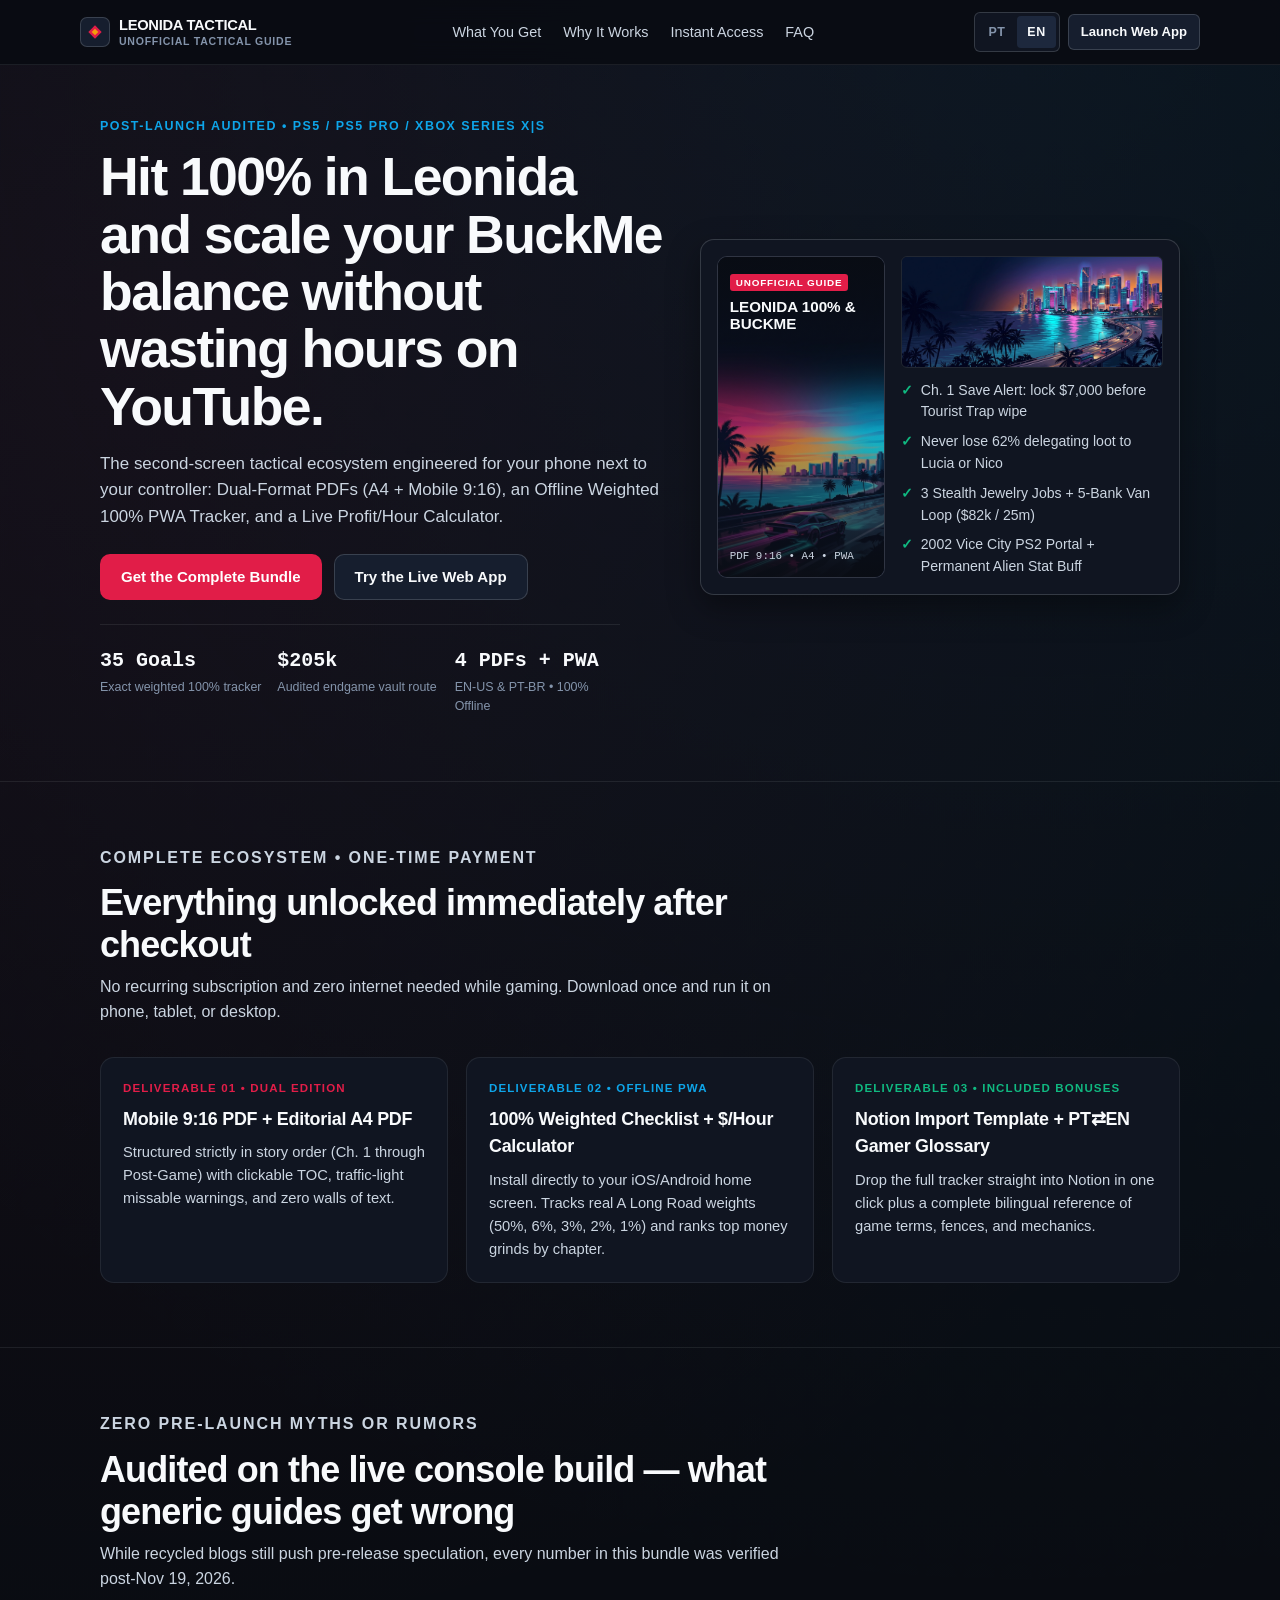
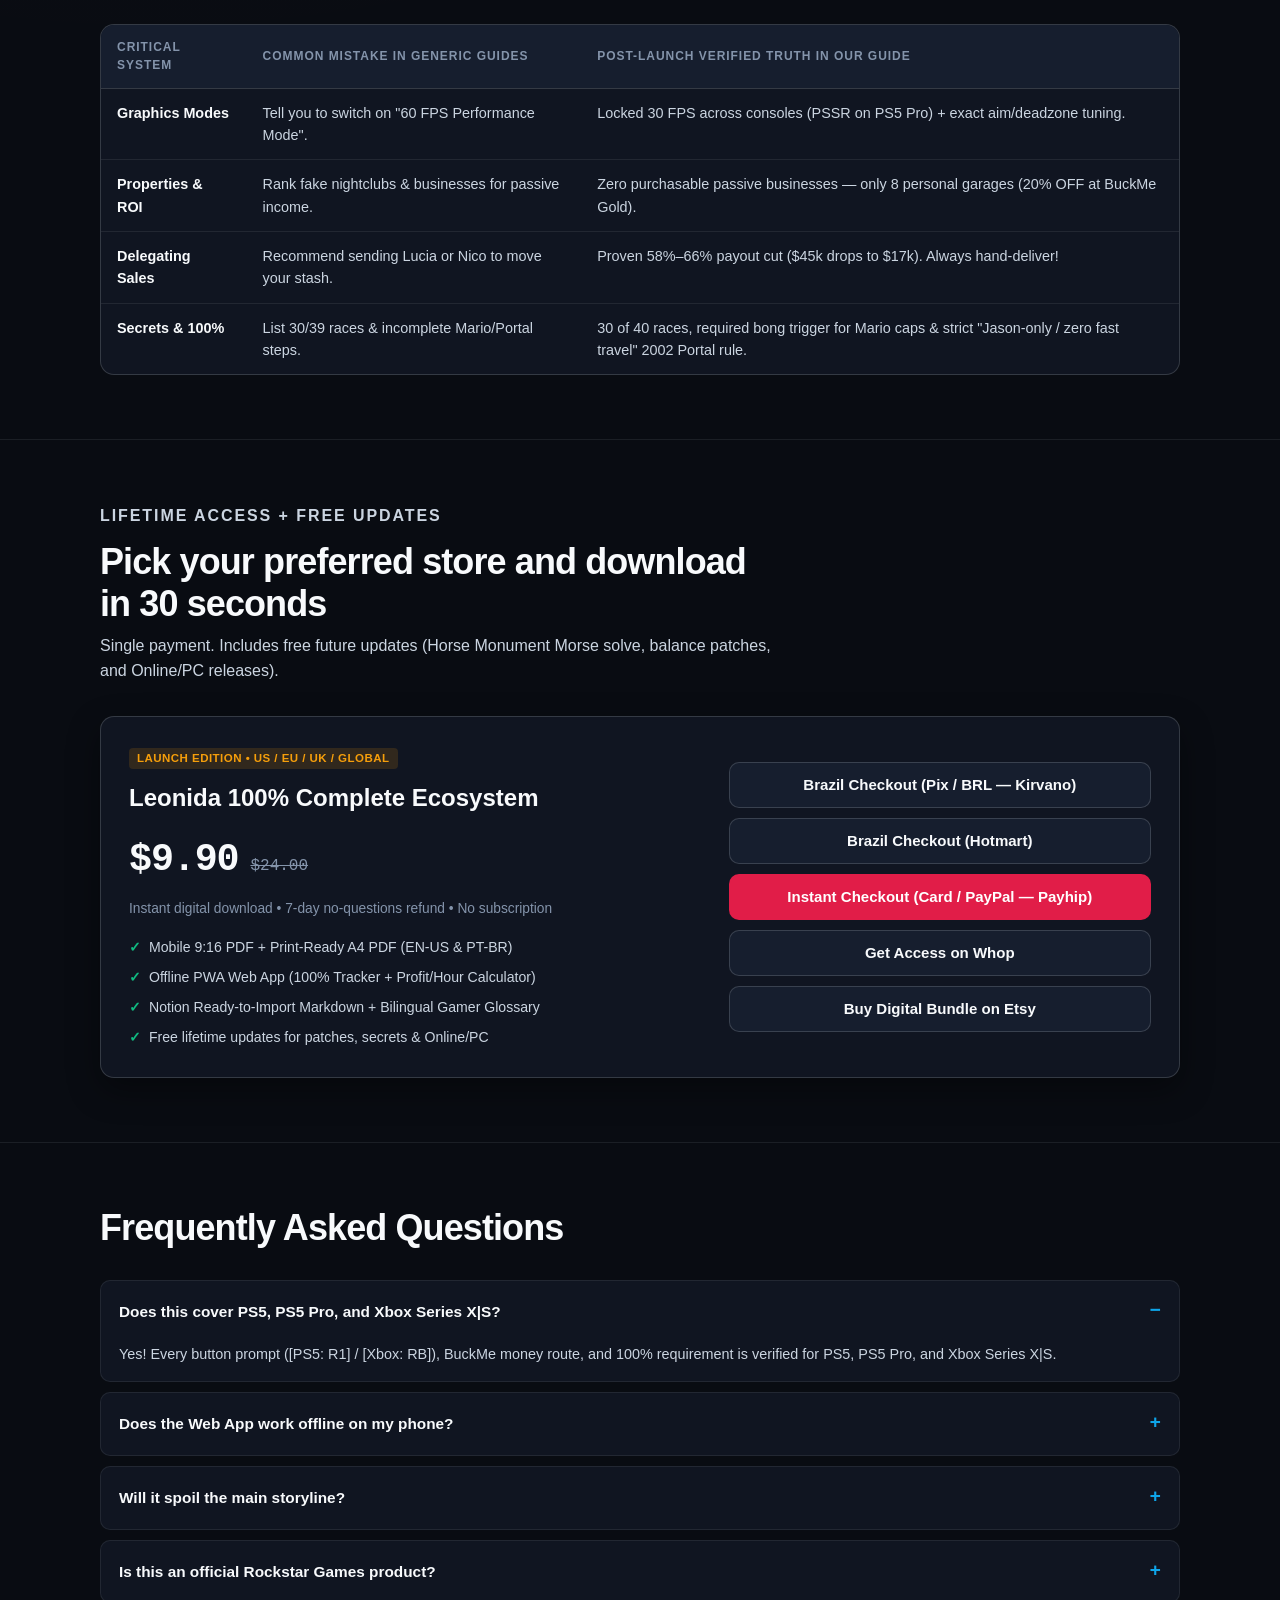
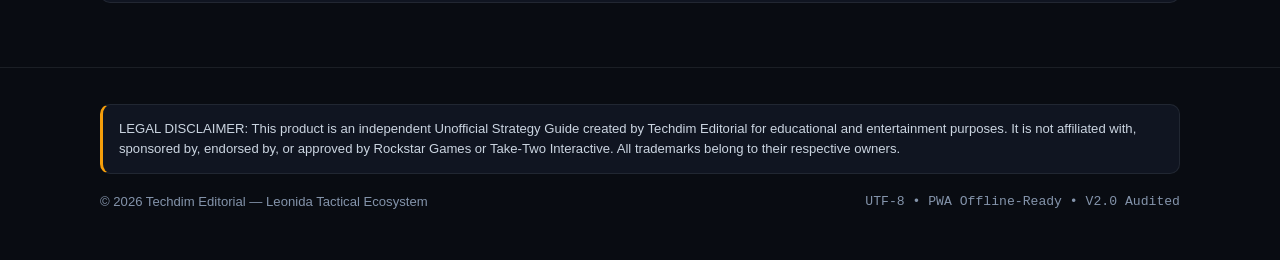
<file: index.html>
<!DOCTYPE html>
<html lang="pt-BR">
<head>
  <meta charset="UTF-8" />
  <meta name="viewport" content="width=device-width, initial-scale=1.0" />
  <title>Leonida 100% &amp; Protocolo BuckMe — Guia Estratégico Não Oficial + Web App</title>
  <meta name="description" content="Guia Estratégico Não Oficial de segunda tela (PDF Mobile 9:16 + A4 + Web App PWA Offline) com checklist 100% ponderado, rotas de dinheiro BuckMe auditadas e alertas de perdíveis." />
  <meta name="theme-color" content="#090C12" />
  <link rel="manifest" href="./manifest.json" />
  <link rel="icon" type="image/png" href="./icons/icon-192.png" />
  <link rel="stylesheet" href="./css/style.css" />
</head>
<body>
  <header class="site-header">
    <div class="container header-inner">
      <a href="#top" class="brand">
        <span class="brand-mark" aria-hidden="true">
          <svg width="16" height="16" viewBox="0 0 24 24" fill="none">
            <polygon points="12,2 22,12 12,22 2,12" fill="#E11D48" />
            <polygon points="12,7 17,12 12,17 7,12" fill="#F59E0B" />
          </svg>
        </span>
        <span>
          LEONIDA TACTICAL
          <span class="brand-tag" data-i18n="brand_sub">Guia Tático Não Oficial</span>
        </span>
      </a>

      <nav class="nav-links" aria-label="Main navigation">
        <a href="#deliverables" data-i18n="nav_features">O Que Inclui</a>
        <a href="#audited" data-i18n="nav_compare">Por Que Funciona</a>
        <a href="#pricing" data-i18n="nav_pricing">Acesso Imediato</a>
        <a href="#faq" data-i18n="nav_faq">Dúvidas</a>
      </nav>

      <div class="nav-actions">
        <div class="lang-switch" role="group" aria-label="Language selector">
          <button type="button" class="lang-btn" data-lang="pt-BR">PT</button>
          <button type="button" class="lang-btn" data-lang="en-US">EN</button>
        </div>
        <a href="./app.html" class="btn btn-secondary btn-sm" data-i18n="nav_open_app">Abrir Web App</a>
      </div>
    </div>
  </header>

  <main id="top">
    <!-- HERO -->
    <section class="hero">
      <div class="container hero-grid">
        <div>
          <p class="eyebrow" data-i18n="hero_eyebrow">AUDITORIA PÓS-LANÇAMENTO • PS5 / PS5 PRO / XBOX SERIES X|S</p>
          <h1 data-i18n="hero_title">Feche 100% em Leonida e multiplique sua conta BuckMe sem perder horas no YouTube.</h1>
          <p class="hero-sub" data-i18n="hero_sub">
            O ecossistema de segunda tela feito para abrir no celular com o controle na mão: PDF Dupla Entrega (A4 + Mobile 9:16), Checklist 100% ponderado offline e Calculadora de Lucro/Hora auditada.
          </p>

          <div class="hero-cta-row">
            <a href="#pricing" class="btn btn-primary" data-i18n="hero_cta_buy">Quero o Pacote Completo</a>
            <a href="./app.html" class="btn btn-secondary" data-i18n="hero_cta_demo">Testar o Web App Agora</a>
          </div>

          <div class="hero-metrics">
            <div>
              <div class="metric-val mono" data-i18n="metric_1_val">35 Metas</div>
              <div class="metric-lbl" data-i18n="metric_1_lbl">Checklist 100% com pesos reais</div>
            </div>
            <div>
              <div class="metric-val mono" data-i18n="metric_2_val">US$ 205k</div>
              <div class="metric-lbl" data-i18n="metric_2_lbl">Rota endgame de cofres auditada</div>
            </div>
            <div>
              <div class="metric-val mono" data-i18n="metric_3_val">4 PDFs + PWA</div>
              <div class="metric-lbl" data-i18n="metric_3_lbl">PT-BR &amp; EN-US • 100% Offline</div>
            </div>
          </div>
        </div>

        <!-- REAL EDITORIAL MOCKUP SHOWCASE -->
        <aside class="showcase-frame" aria-label="Product preview">
          <div class="cover-preview">
            <img src="./img/cover_twilight.jpg" alt="Leonida Twilight original editorial cover art" />
            <div class="cover-overlay">
              <div>
                <span class="cover-mini-badge" data-i18n="showcase_badge">GUIA NÃO OFICIAL</span>
                <div class="cover-mini-title" data-i18n="showcase_title">LEONIDA 100% &amp; BUCKME</div>
              </div>
              <div class="mono" style="font-size:0.68rem; color:#CBD5E1;">PDF 9:16 • A4 • PWA</div>
            </div>
          </div>

          <div class="showcase-details">
            <div class="showcase-banner">
              <img src="./img/banner_vice.jpg" alt="Leonida skyline editorial banner" />
            </div>
            <ul class="showcase-list">
              <li><span class="dot-check">✓</span><span data-i18n="showcase_b1">Alerta Cap. 1: salve US$ 7.000 antes de Tourist Trap</span></li>
              <li><span class="dot-check">✓</span><span data-i18n="showcase_b2">Nunca perca 62% delegando vendas para Lucia ou Nico</span></li>
              <li><span class="dot-check">✓</span><span data-i18n="showcase_b3">3 Joalherias + Rota de 5 Bancos (US$ 82k em 25 min)</span></li>
              <li><span class="dot-check">✓</span><span data-i18n="showcase_b4">Portal Vice City 2002 (PS2) + Buff Permanente Alien</span></li>
            </ul>
          </div>
        </aside>
      </div>
    </section>

    <!-- DELIVERABLES -->
    <section class="section" id="deliverables">
      <div class="container">
        <div class="section-head">
          <p class="eyebrow" data-i18n="sec_stack_eyebrow">ECOSSISTEMA COMPLETO EM 1 COMPRA</p>
          <h2 data-i18n="sec_stack_title">Tudo o que você recebe com entrega imediata</h2>
          <p data-i18n="sec_stack_sub">Sem assinatura mensal e sem depender de internet durante a jogatina. Baixe uma vez e use no celular, tablet ou PC.</p>
        </div>

        <div class="grid-3">
          <article class="card">
            <div class="card-kicker crimson" data-i18n="f1_k">ENTREGÁVEL 01 • DUPLA ENTREGA</div>
            <h3 data-i18n="f1_t">PDF Mobile 9:16 + PDF A4 Editorial</h3>
            <p data-i18n="f1_p">Diagramado na ordem exata da campanha (Cap. 1 ao Pós-Jogo) com sumário clicável, semáforo de alertas vermelhos e zero muros de texto.</p>
          </article>

          <article class="card">
            <div class="card-kicker" data-i18n="f2_k">ENTREGÁVEL 02 • PWA OFFLINE</div>
            <h3 data-i18n="f2_t">Web App Checklist 100% + Calculadora</h3>
            <p data-i18n="f2_p">Instalável na tela inicial do celular. Salva seu progresso real do troféu A Long Road (pesos 50%, 6%, 3%, 2%, 1%) e calcula lucro/hora por capítulo.</p>
          </article>

          <article class="card">
            <div class="card-kicker emerald" data-i18n="f3_k">ENTREGÁVEL 03 • BÔNUS INCLUSOS</div>
            <h3 data-i18n="f3_t">Template Notion + Glossário Gamer PT⇄EN</h3>
            <p data-i18n="f3_p">Importe todas as tabelas e metas em 1 clique no Notion e domine cada termo do jogo tanto em português quanto em inglês.</p>
          </article>
        </div>
      </div>
    </section>

    <!-- POST-LAUNCH AUDIT COMPARISON -->
    <section class="section" id="audited">
      <div class="container">
        <div class="section-head">
          <p class="eyebrow" data-i18n="sec_audit_eyebrow">ZERO FAKE NEWS OU RUMOR ANTIGO</p>
          <h2 data-i18n="sec_audit_title">Auditado no jogo real — o que guias genéricos erram</h2>
          <p data-i18n="sec_audit_sub">Enquanto vídeos e PDFs copiados ainda repetem boatos pré-lançamento, cada número deste guia foi verificado pós-19/11/2026.</p>
        </div>

        <div class="table-wrap">
          <table class="data-table">
            <thead>
              <tr>
                <th data-i18n="th_topic">Tópico Crítico</th>
                <th data-i18n="th_myth">Erro Comum em Guias Antigos</th>
                <th data-i18n="th_fact">Verdade Verificada no Nosso Guia</th>
              </tr>
            </thead>
            <tbody>
              <tr>
                <td><strong data-i18n="row1_t">Modos Gráficos</strong></td>
                <td data-i18n="row1_m">Mandam ativar "Modo Performance 60 FPS".</td>
                <td data-i18n="row1_f">30 FPS fixos nos consoles (PSSR no PS5 Pro) + calibragem real de mira e deadzone.</td>
              </tr>
              <tr>
                <td><strong data-i18n="row2_t">Propriedades &amp; ROI</strong></td>
                <td data-i18n="row2_m">Listam boates e lojas com renda passiva.</td>
                <td data-i18n="row2_f">Não existem negócios compráveis — apenas 8 garagens (20% OFF no BuckMe Gold).</td>
              </tr>
              <tr>
                <td><strong data-i18n="row3_t">Delegar Vendas</strong></td>
                <td data-i18n="row3_m">Sugerem mandar Lucia ou Nico buscar saque.</td>
                <td data-i18n="row3_f">Corte real de 58% a 66% (US$ 45k viram US$ 17k). Sempre entregue pessoalmente!</td>
              </tr>
              <tr>
                <td><strong data-i18n="row4_t">Segredos &amp; 100%</strong></td>
                <td data-i18n="row4_m">30/39 corridas e passos incompletos no Mario/Portal.</td>
                <td data-i18n="row4_f">30 de 40 corridas, etapa obrigatória do bong no Mario e regra "só Jason / sem viagem rápida" no Portal 2002.</td>
              </tr>
            </tbody>
          </table>
        </div>
      </div>
    </section>

    <!-- OFFER / CHECKOUT -->
    <section class="section" id="pricing">
      <div class="container">
        <div class="section-head">
          <p class="eyebrow" data-i18n="sec_offer_eyebrow">ACESSO VITALÍCIO + ATUALIZAÇÕES GRÁTIS</p>
          <h2 data-i18n="sec_offer_title">Escolha sua plataforma e baixe em 30 segundos</h2>
          <p data-i18n="sec_offer_sub">Pagamento único. Inclui futuras atualizações gratuitas (enigma Morse, patches e expansão Online/PC).</p>
        </div>

        <div class="offer-box">
          <div>
            <span class="tag tag-warn" data-i18n="offer_badge">OFERTA DE LANÇAMENTO • BRASIL &amp; GLOBAL</span>
            <h3 style="font-size:1.5rem; margin-top:10px;" data-i18n="offer_title">Ecossistema Completo Leonida 100%</h3>
            <div class="price-row">
              <span class="price-main mono" data-i18n="offer_price">R$ 24,90</span>
              <span class="price-old mono" data-i18n="offer_old">R$ 59,90</span>
            </div>
            <p style="font-size:0.86rem; color:var(--text-muted); margin-bottom:18px;" data-i18n="offer_note">
              Acesso imediato • Garantia incondicional de 7 dias • Sem mensalidade
            </p>
            <ul class="showcase-list">
              <li><span class="dot-check">✓</span><span data-i18n="offer_list_1">PDF Mobile 9:16 + PDF A4 (PT-BR e EN-US)</span></li>
              <li><span class="dot-check">✓</span><span data-i18n="offer_list_2">Web App PWA Offline (Checklist 100% + Calculadora Lucro/Hora)</span></li>
              <li><span class="dot-check">✓</span><span data-i18n="offer_list_3">Template Notion + Glossário Gamer PT-BR ⇄ EN-US</span></li>
              <li><span class="dot-check">✓</span><span data-i18n="offer_list_4">Atualizações vitalícias sem custo extra</span></li>
            </ul>
          </div>

          <div class="platform-grid">
            <a id="btn-kirvano" data-store-region="br" href="#" target="_blank" rel="noopener" class="btn btn-primary" data-i18n="btn_kirvano">Comprar no Brasil (Pix / Cartão — Kirvano)</a>
            <a id="btn-hotmart" data-store-region="br" href="#" target="_blank" rel="noopener" class="btn btn-secondary" data-i18n="btn_hotmart">Comprar via Hotmart (Pix / Cartão)</a>
            <a id="btn-payhip" data-store-region="global" href="#" target="_blank" rel="noopener" class="btn btn-secondary" data-i18n="btn_payhip">Global Checkout (USD/EUR — Payhip)</a>
            <a id="btn-whop" data-store-region="global" href="#" target="_blank" rel="noopener" class="btn btn-secondary" data-i18n="btn_whop">Instant Hub Access (Whop)</a>
            <a id="btn-etsy" data-store-region="global" href="#" target="_blank" rel="noopener" class="btn btn-secondary" data-i18n="btn_etsy">Digital Download on Etsy</a>
          </div>
        </div>
      </div>
    </section>

    <!-- FAQ -->
    <section class="section" id="faq">
      <div class="container">
        <div class="section-head">
          <h2 data-i18n="sec_faq_title">Perguntas Frequentes</h2>
        </div>

        <div class="faq-list">
          <details class="faq-item" open>
            <summary data-i18n="faq1_q">Funciona no PS5, PS5 Pro e Xbox Series X|S?</summary>
            <div class="faq-body" data-i18n="faq1_a">Sim! Todas as dicas, controles ([PS5: R1] / [Xbox: RB]), economia BuckMe e requisitos de 100% foram auditados para PS5, PS5 Pro e Xbox Series X|S.</div>
          </details>
          <details class="faq-item">
            <summary data-i18n="faq2_q">O Web App funciona sem internet no celular?</summary>
            <div class="faq-body" data-i18n="faq2_a">Sim. Após abrir a primeira vez e tocar em "Instalar App", o Service Worker salva tudo offline e seu progresso fica guardado no próprio aparelho — com Exportar/Importar JSON.</div>
          </details>
          <details class="faq-item">
            <summary data-i18n="faq3_q">Tem spoilers da história principal?</summary>
            <div class="faq-body" data-i18n="faq3_a">Não! O guia é organizado na ordem dos Capítulos 1 a 5 e avisa apenas momentos práticos sem estragar nenhuma reviravolta.</div>
          </details>
          <details class="faq-item">
            <summary data-i18n="faq4_q">Este é um produto oficial da Rockstar Games?</summary>
            <div class="faq-body" data-i18n="faq4_a">Não. Este é um Guia Estratégico Não Oficial criado de forma independente para ajudar jogadores a otimizar tempo e concluir 100% do jogo.</div>
          </details>
        </div>
      </div>
    </section>
  </main>

  <footer class="site-footer">
    <div class="container">
      <div class="disclaimer-box" data-i18n="disclaimer_text">
        AVISO LEGAL (DISCLAIMER): Este produto é um Guia Estratégico Não Oficial e independente, produzido pela Techdim Editorial para fins educacionais e de entretenimento. Não é afiliado, patrocinado, endossado ou aprovado pela Rockstar Games ou Take-Two Interactive. Todos os nomes mencionados pertencem aos seus respectivos proprietários.
      </div>
      <div style="display:flex; flex-wrap:wrap; justify-content:space-between; gap:12px;">
        <span>© 2026 Techdim Editorial — Leonida Tactical Ecosystem</span>
        <span class="mono">UTF-8 • PWA Offline-Ready • V2.0 Audited</span>
      </div>
    </div>
  </footer>

  <script src="./js/i18n.js"></script>
  <script>
    document.addEventListener('DOMContentLoaded', () => {
      window.I18n.init();
      if ('serviceWorker' in navigator) {
        navigator.serviceWorker.register('./sw.js').catch(() => {});
      }
    });
  </script>
</body>
</html>
</file>
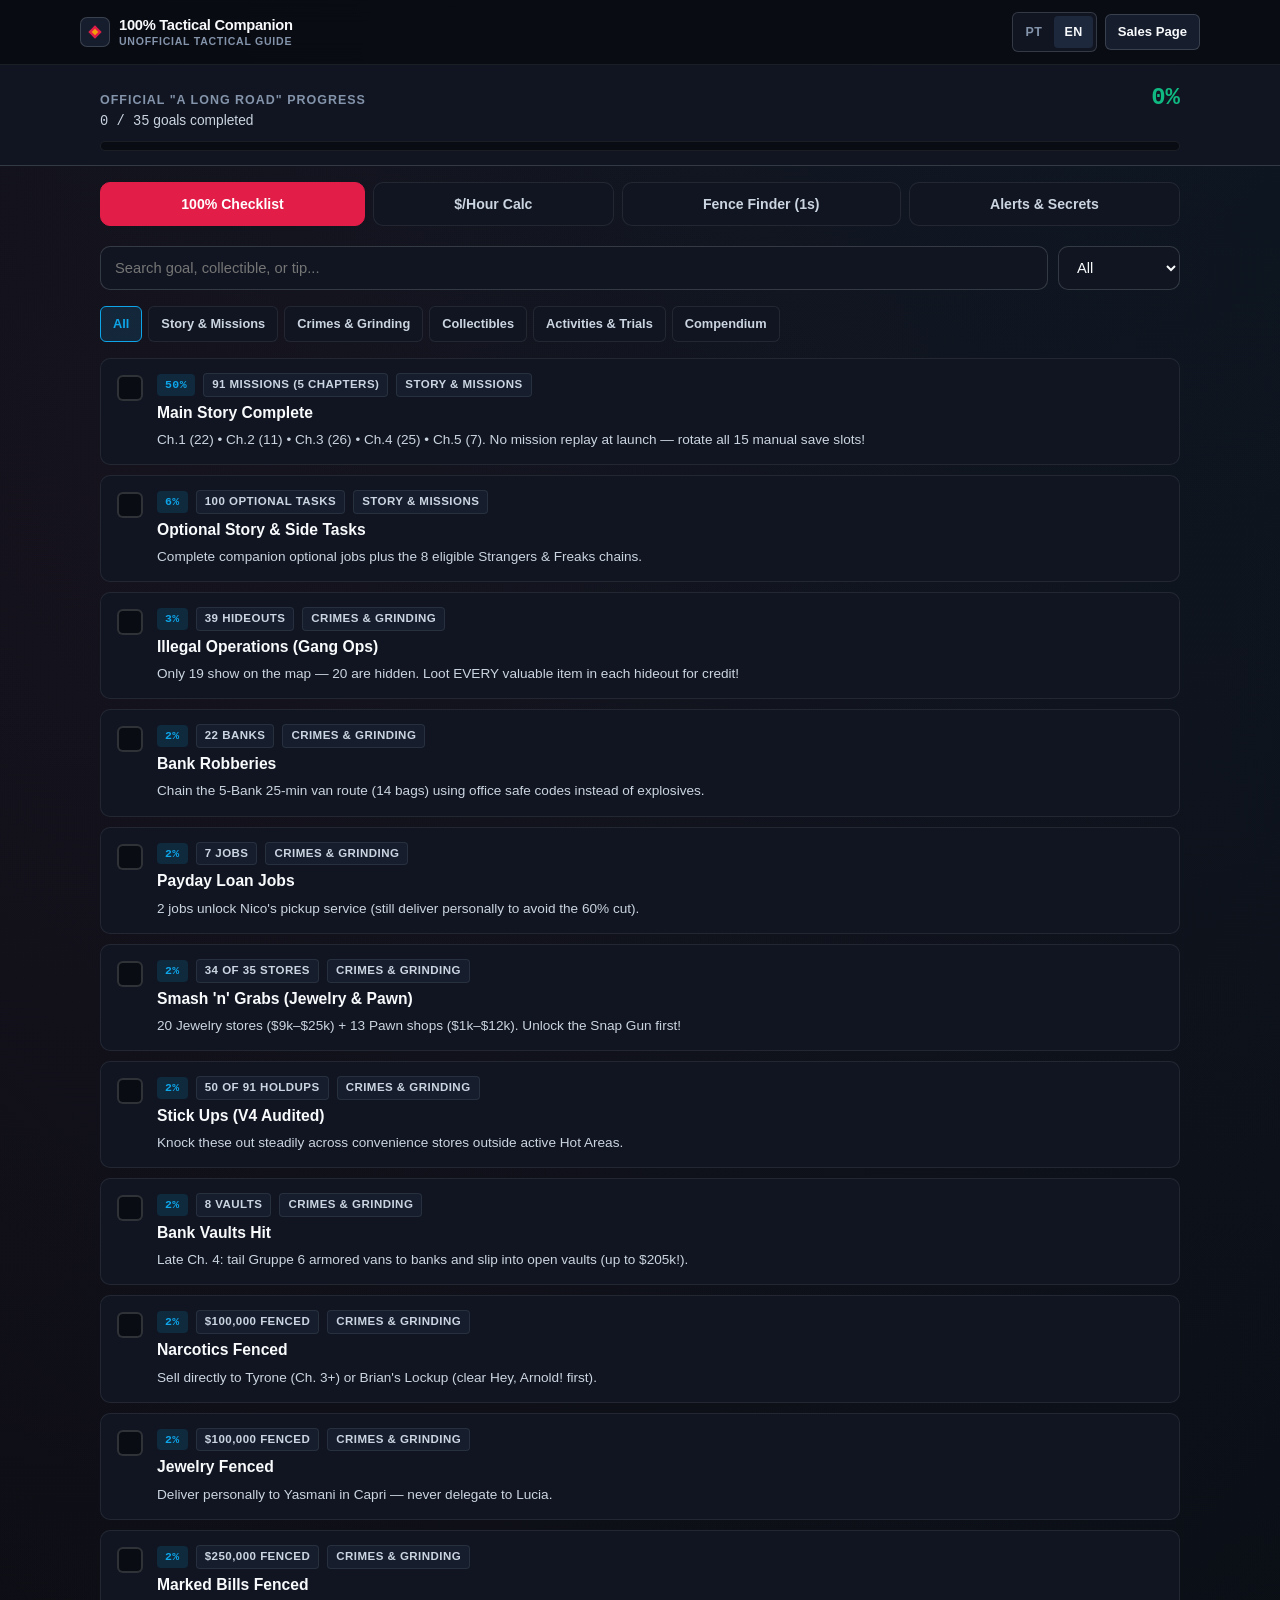
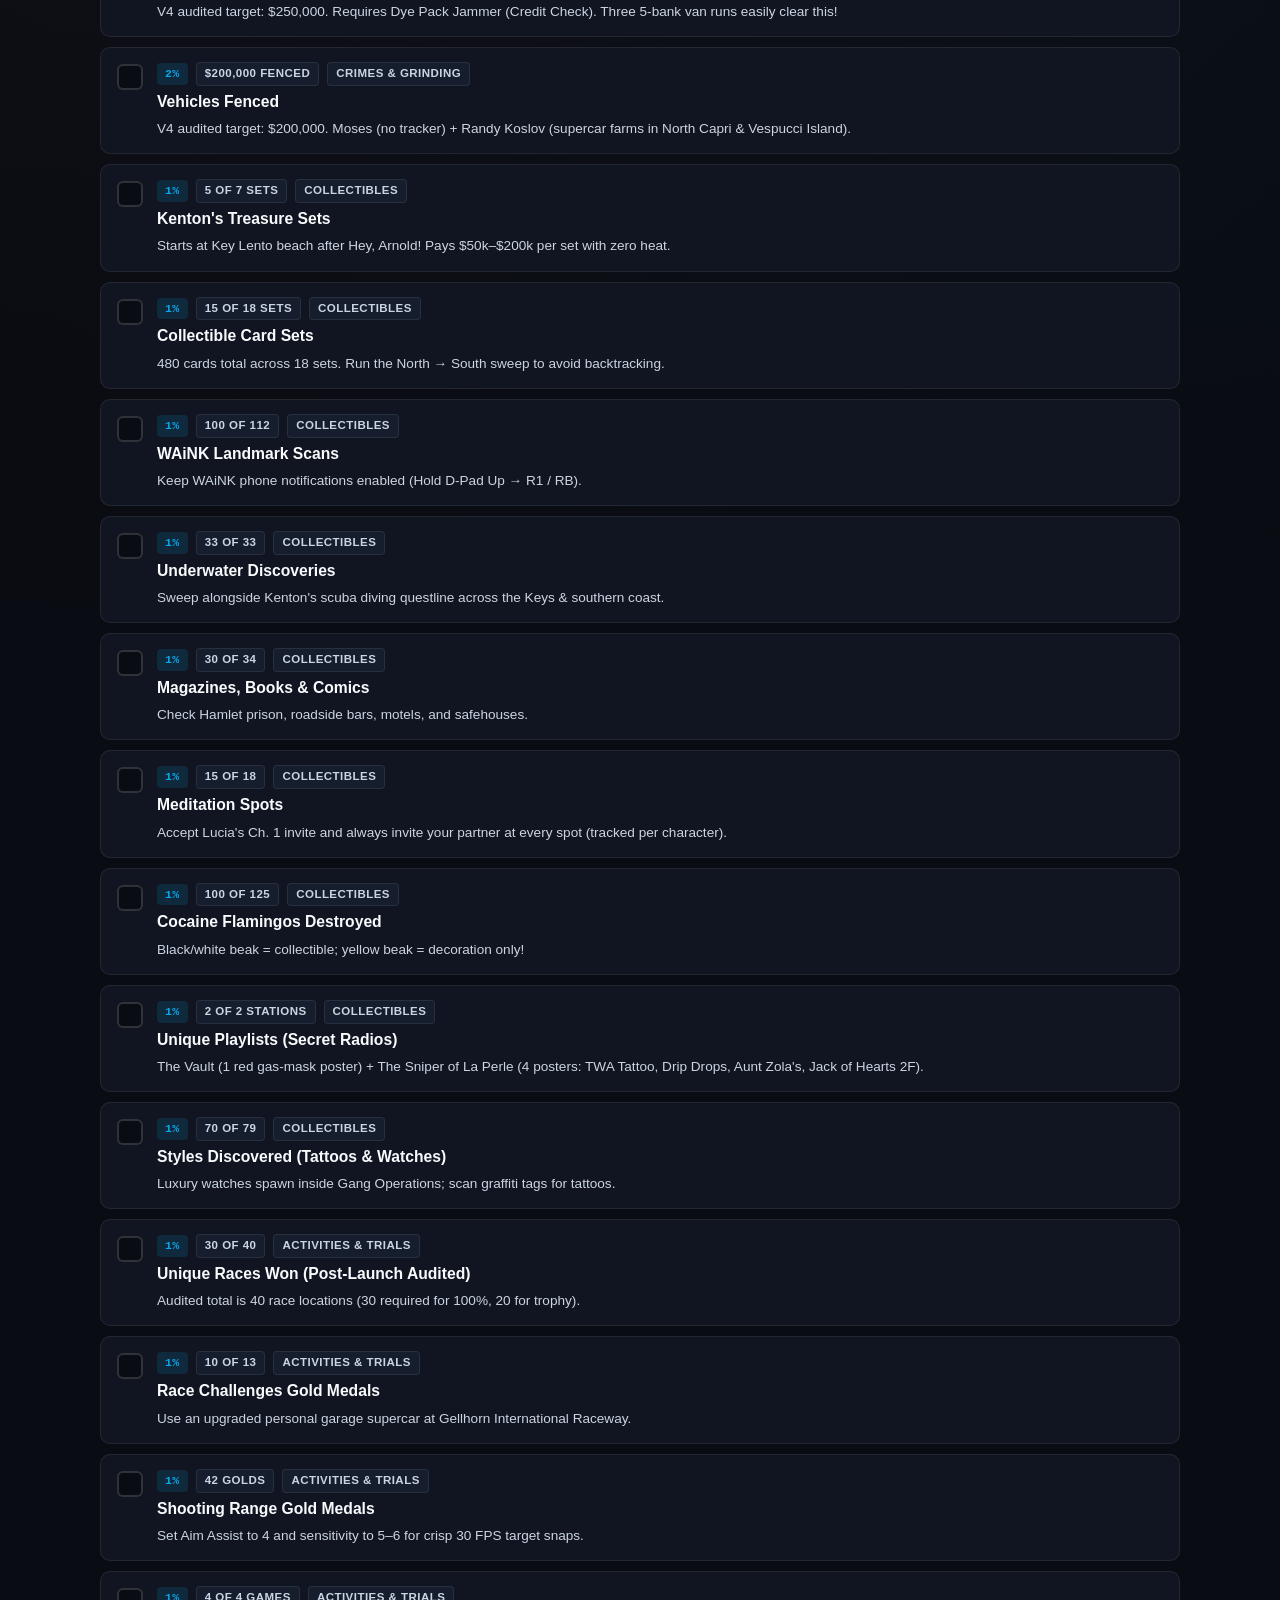
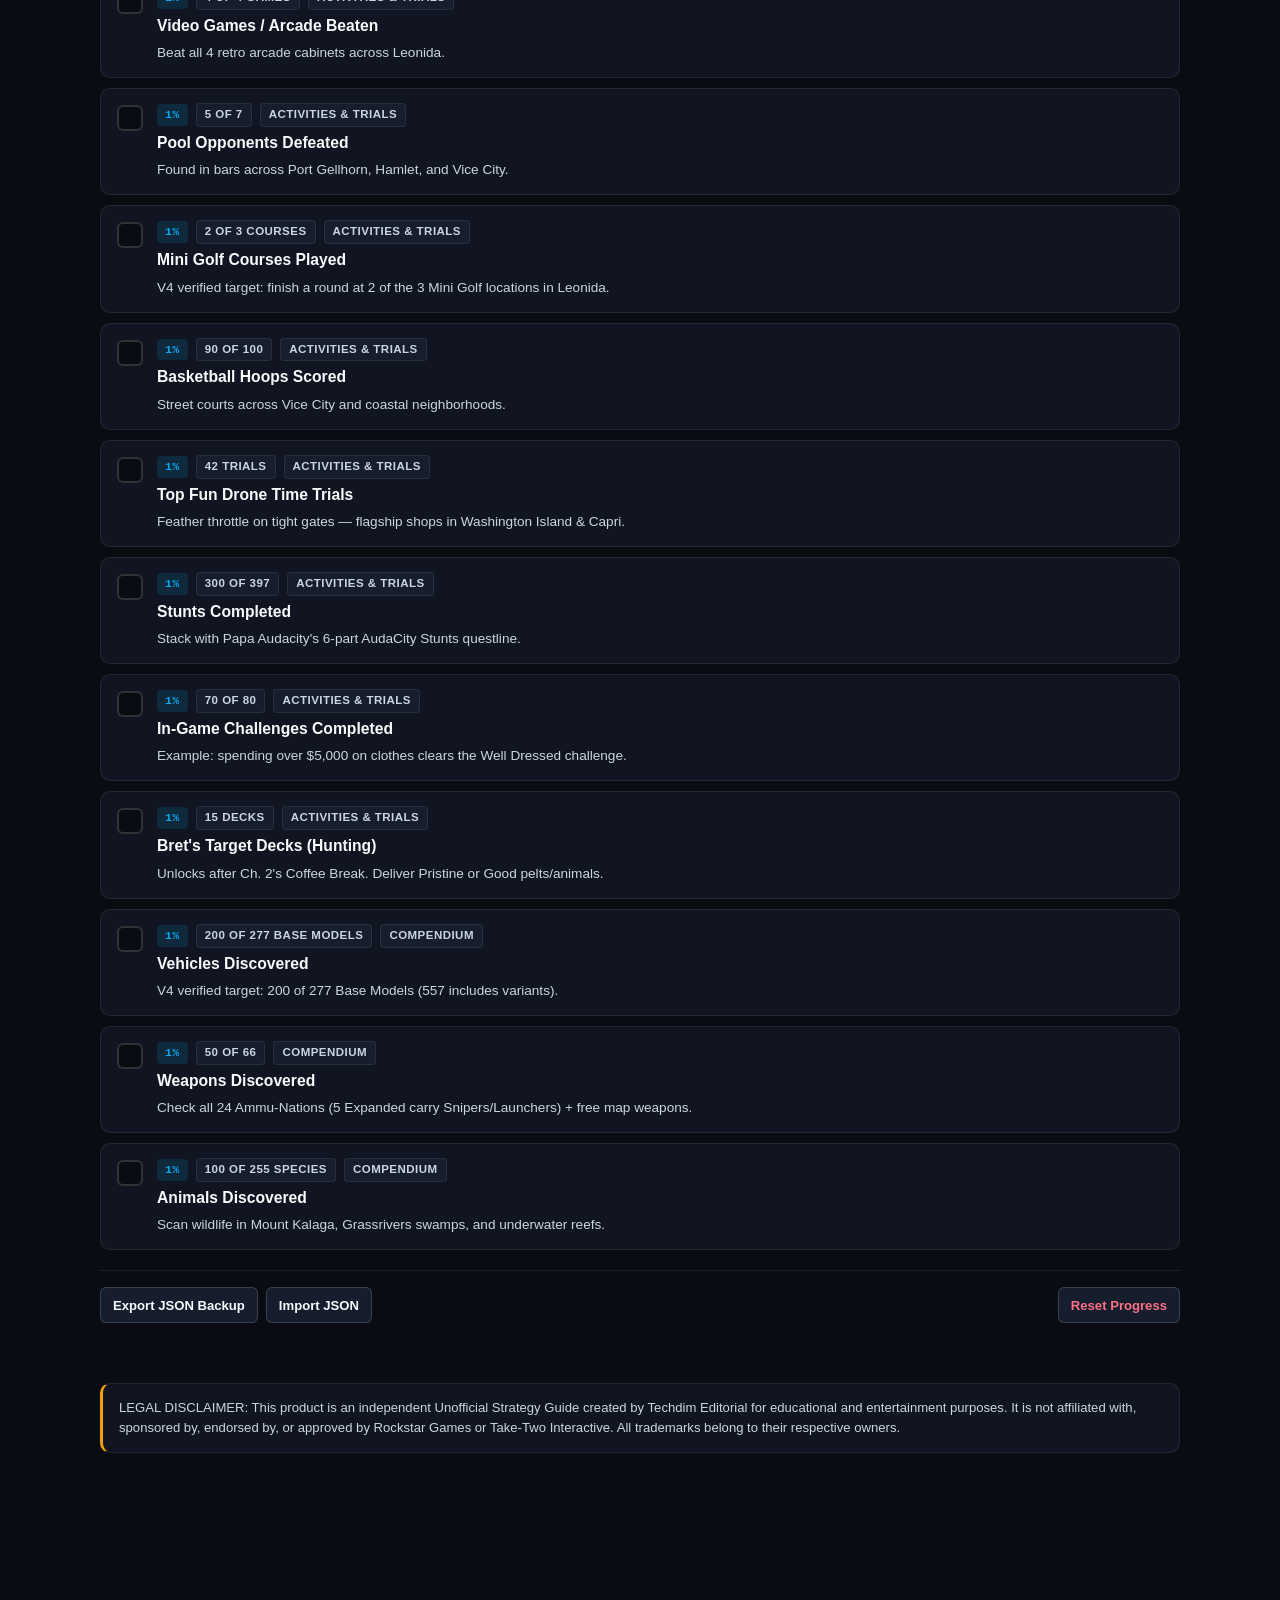
<file: app.html>
<!DOCTYPE html>
<html lang="pt-BR">
<head>
  <meta charset="UTF-8" />
  <meta name="viewport" content="width=device-width, initial-scale=1.0" />
  <title>Leonida 100% — Web App Checklist &amp; Calculadora Lucro/Hora (PWA)</title>
  <meta name="description" content="Web App PWA Offline de segunda tela: Checklist 100% ponderado, Calculadora de Lucro/Hora BuckMe, Buscador de Receptadores em 1 segundo e Radar de Perdíveis." />
  <meta name="theme-color" content="#090C12" />
  <link rel="manifest" href="./manifest.json" />
  <link rel="icon" type="image/png" href="./icons/icon-192.png" />
  <link rel="stylesheet" href="./css/style.css" />
</head>
<body class="app-body">
  <header class="site-header">
    <div class="container header-inner">
      <a href="./index.html" class="brand">
        <span class="brand-mark" aria-hidden="true">
          <svg width="16" height="16" viewBox="0 0 24 24" fill="none">
            <polygon points="12,2 22,12 12,22 2,12" fill="#E11D48" />
            <polygon points="12,7 17,12 12,17 7,12" fill="#F59E0B" />
          </svg>
        </span>
        <span>
          <span data-i18n="app_title">Companheiro Tático 100%</span>
          <span class="brand-tag" data-i18n="brand_sub">Guia Tático Não Oficial</span>
        </span>
      </a>

      <div class="nav-actions">
        <button id="btn-pwa-install" type="button" class="btn btn-emerald btn-sm" style="display:none;" data-i18n="app_install">Instalar App</button>
        <div class="lang-switch" role="group" aria-label="Language selector">
          <button type="button" class="lang-btn" data-lang="pt-BR">PT</button>
          <button type="button" class="lang-btn" data-lang="en-US">EN</button>
        </div>
        <a href="./index.html" class="btn btn-secondary btn-sm" data-i18n="app_back">Página Inicial</a>
      </div>
    </div>
  </header>

  <!-- WEIGHTED 100% PROGRESS BAR -->
  <section class="app-sticky-status" aria-label="100% Completion Progress">
    <div class="container">
      <div class="progress-header">
        <div>
          <div style="font-size:0.78rem; font-weight:800; text-transform:uppercase; letter-spacing:0.08em; color:var(--text-muted);" data-i18n="app_progress_lbl">Progresso Oficial "A Long Road"</div>
          <div style="font-size:0.86rem; color:var(--text-secondary);">
            <span id="progress-count" class="mono">0 / 35</span>
            <span data-i18n="app_items_done">metas concluídas</span>
          </div>
        </div>
        <div id="progress-pct" class="progress-pct mono">0%</div>
      </div>
      <div class="progress-track">
        <div id="progress-fill" class="progress-fill"></div>
      </div>
    </div>
  </section>

  <main class="container">
    <!-- APP TABS -->
    <nav class="app-tabs" role="tablist" aria-label="Companion modules">
      <button type="button" class="tab-btn active" data-tab="checklist" role="tab" data-i18n="tab_checklist">Checklist 100%</button>
      <button type="button" class="tab-btn" data-tab="calc" role="tab" data-i18n="tab_calc">Calculadora $/h</button>
      <button type="button" class="tab-btn" data-tab="fences" role="tab" data-i18n="tab_fences">Receptadores (1s)</button>
      <button type="button" class="tab-btn" data-tab="alerts" role="tab" data-i18n="tab_alerts">Alertas &amp; Segredos</button>
    </nav>

    <!-- PANEL 1: CHECKLIST 100% -->
    <section id="panel-checklist" class="tab-panel active" aria-label="100% Weighted Checklist">
      <div class="toolbar">
        <input id="checklist-search" type="search" class="input-field" data-i18n-placeholder="search_placeholder" placeholder="Buscar meta, colecionável ou dica..." />
        <select id="status-filter" class="select-field" aria-label="Status filter">
          <option value="all" data-i18n="filter_all">Todos</option>
          <option value="pending" data-i18n="filter_pending">Pendentes</option>
          <option value="done" data-i18n="filter_done">Concluídos</option>
        </select>
      </div>

      <div id="group-pills" class="filter-pills"></div>
      <div id="checklist-container" class="check-list"></div>

      <div class="backup-bar">
        <button id="btn-export-json" type="button" class="btn btn-secondary btn-sm" data-i18n="btn_export">Exportar Backup JSON</button>
        <button id="btn-import-json" type="button" class="btn btn-secondary btn-sm" data-i18n="btn_import">Importar JSON</button>
        <input id="import-file-input" type="file" accept="application/json" style="display:none;" />
        <button id="btn-reset-progress" type="button" class="btn btn-secondary btn-sm" style="margin-left:auto; color:#FB7185;" data-i18n="btn_reset">Zerar Progresso</button>
      </div>
    </section>

    <!-- PANEL 2: PROFIT / HOUR CALCULATOR -->
    <section id="panel-calc" class="tab-panel" aria-label="Profit per Hour Calculator">
      <div class="calc-controls">
        <div class="field-group">
          <label for="calc-chapter" data-i18n="calc_ch_lbl">Seu Capítulo Atual</label>
          <select id="calc-chapter" class="select-field">
            <option value="1">1 — Leonida Keys</option>
            <option value="2">2 — Port Gellhorn</option>
            <option value="3" selected>3 — Vice City</option>
            <option value="4">4 — Major Heists / Endgame</option>
            <option value="5">5 — Post-Game Free Roam</option>
          </select>
        </div>

        <div class="field-group">
          <label for="calc-minutes" data-i18n="calc_time_lbl">Tempo Disponível na Sessão</label>
          <select id="calc-minutes" class="select-field">
            <option value="15">15 min</option>
            <option value="30">30 min</option>
            <option value="60" selected>60 min (1h)</option>
            <option value="120">120 min (2h)</option>
            <option value="180">180 min (3h)</option>
          </select>
        </div>

        <div class="field-group">
          <label for="calc-mode" data-i18n="calc_mode_lbl">Modo de Entrega do Saque</label>
          <select id="calc-mode" class="select-field">
            <option value="direct" data-i18n="calc_mode_direct">Entregar Pessoalmente (100% Lucro)</option>
            <option value="delegate" data-i18n="calc_mode_delegate">Delegar à Lucia / Nico (-62% Perda!)</option>
          </select>
        </div>
      </div>

      <div class="calc-summary">
        <div>
          <div style="font-size:0.74rem; color:var(--text-muted); font-weight:800; text-transform:uppercase;" data-i18n="calc_best_lbl">Melhor Rota p/ Seu Capítulo</div>
          <div id="calc-best-name" style="font-size:1rem; font-weight:800; margin-top:4px;">—</div>
        </div>
        <div>
          <div style="font-size:0.74rem; color:var(--text-muted); font-weight:800; text-transform:uppercase;" data-i18n="calc_est_lbl">Ganho Estimado na Sessão</div>
          <div id="calc-est-val" class="mono" style="font-size:1.3rem; font-weight:900; color:var(--emerald); margin-top:4px;">$0</div>
        </div>
        <div>
          <div style="font-size:0.74rem; color:var(--text-muted); font-weight:800; text-transform:uppercase;" data-i18n="calc_loss_lbl">Dinheiro Perdido por Delegar</div>
          <div id="calc-loss-val" class="mono" style="font-size:1.3rem; font-weight:900; color:var(--emerald); margin-top:4px;">$0</div>
        </div>
      </div>

      <div class="alert-card critical" style="margin-bottom:16px;">
        <p id="calc-delegation-note" style="font-size:0.86rem; color:var(--text-secondary);"></p>
      </div>

      <div id="calc-routes" class="check-list"></div>
    </section>

    <!-- PANEL 3: FENCE FINDER (1 SECOND) -->
    <section id="panel-fences" class="tab-panel" aria-label="1-Second Fence Finder">
      <div class="toolbar">
        <input id="fence-search" type="search" class="input-field" data-i18n-placeholder="fence_search_placeholder" placeholder="Digite o item roubado (ex: joia, carro, nota, droga)..." />
      </div>

      <div id="fences-container" class="grid-2" style="margin-bottom:24px;"></div>

      <h2 style="font-size:1.15rem; margin-bottom:12px;" data-i18n="savings_h">Escalões da Poupança Family Savings (Buck Yourself)</h2>
      <div class="table-wrap">
        <table class="data-table">
          <thead>
            <tr>
              <th>Tier</th>
              <th>Savings</th>
              <th>Checking Cap</th>
              <th>Bonus</th>
            </tr>
          </thead>
          <tbody id="savings-tiers-body"></tbody>
        </table>
      </div>
    </section>

    <!-- PANEL 4: MISSABLES, S&F & SECRETS -->
    <section id="panel-alerts" class="tab-panel" aria-label="Missables and Secrets">
      <h2 style="font-size:1.15rem; margin-bottom:12px;" data-i18n="alerts_missables_h">Radar de Perdíveis &amp; Pontos Sem Retorno</h2>
      <div id="missables-container" class="check-list" style="margin-bottom:28px;"></div>

      <h2 style="font-size:1.15rem; margin-bottom:12px;" data-i18n="alerts_sf_h">As 8 Cadeias Elegíveis de Strangers &amp; Freaks</h2>
      <div id="sf-container" class="grid-2" style="margin-bottom:28px;"></div>

      <h2 style="font-size:1.15rem; margin-bottom:12px;" data-i18n="alerts_secrets_h">Maiores Segredos &amp; Recompensas Permanentes</h2>
      <div id="secrets-container" class="grid-2"></div>
    </section>
  </main>

  <footer class="site-footer">
    <div class="container">
      <div class="disclaimer-box" data-i18n="disclaimer_text">
        AVISO LEGAL (DISCLAIMER): Este produto é um Guia Estratégico Não Oficial e independente, produzido pela Techdim Editorial para fins educacionais e de entretenimento.
      </div>
    </div>
  </footer>

  <script src="./js/i18n.js"></script>
  <script src="./js/app.js"></script>
</body>
</html>
</file>
<file: css/style.css>
/* ==========================================================================
   LEONIDA TACTICAL DESIGN SYSTEM — OBSIDIAN GRAPHITE & SUNSET ACCENTS
   100% Vanilla CSS3 • Zero External CDN • Mobile-First Second-Screen Ergonomics
   ========================================================================== */

:root {
  --bg-base: #090C12;
  --bg-elevated: #101521;
  --bg-surface: #161E2E;
  --bg-surface-hover: #1D283D;
  --border-subtle: rgba(241, 245, 249, 0.08);
  --border-strong: rgba(241, 245, 249, 0.16);

  --text-primary: #F8FAFC;
  --text-secondary: #CBD5E1;
  --text-muted: #8494AB;

  --crimson: #E11D48;
  --crimson-hover: #BE123C;
  --crimson-soft: rgba(225, 29, 72, 0.14);

  --cyan: #0EA5E9;
  --cyan-soft: rgba(14, 165, 233, 0.14);

  --amber: #F59E0B;
  --amber-soft: rgba(245, 158, 11, 0.14);

  --emerald: #10B981;
  --emerald-soft: rgba(16, 185, 129, 0.14);

  --font-sans: 'Inter', -apple-system, BlinkMacSystemFont, 'Segoe UI', Roboto, sans-serif;
  --font-mono: 'JetBrains Mono', ui-monospace, SFMono-Regular, Menlo, monospace;

  --radius-sm: 6px;
  --radius-md: 10px;
  --radius-lg: 14px;
  --shadow-card: 0 12px 32px rgba(0, 0, 0, 0.38);
  --container: 1120px;
}

*, *::before, *::after {
  box-sizing: border-box;
  margin: 0;
  padding: 0;
}

html {
  scroll-behavior: smooth;
  background-color: var(--bg-base);
  color: var(--text-primary);
  font-family: var(--font-sans);
  font-size: 16px;
  line-height: 1.55;
  -webkit-font-smoothing: antialiased;
}

body {
  background-color: var(--bg-base);
  background-image: radial-gradient(circle at 80% 0%, rgba(14, 165, 233, 0.07), transparent 45%),
                    radial-gradient(circle at 12% 10%, rgba(225, 29, 72, 0.06), transparent 40%);
  min-height: 100vh;
}

a {
  color: inherit;
  text-decoration: none;
}

img {
  max-width: 100%;
  display: block;
}

button, input, select {
  font-family: inherit;
  color: inherit;
}

.mono {
  font-family: var(--font-mono);
  font-variant-numeric: tabular-nums;
}

.container {
  width: 100%;
  max-width: var(--container);
  margin: 0 auto;
  padding: 0 20px;
}

/* ==========================================================================
   TOP NAVIGATION BAR
   ========================================================================== */
.site-header {
  position: sticky;
  top: 0;
  z-index: 50;
  background: rgba(9, 12, 18, 0.9);
  backdrop-filter: blur(12px);
  border-bottom: 1px solid var(--border-subtle);
}

.header-inner {
  min-height: 64px;
  padding: 8px 0;
  display: flex;
  align-items: center;
  justify-content: space-between;
  gap: 10px;
}

.brand {
  display: flex;
  align-items: center;
  gap: 9px;
  font-weight: 800;
  letter-spacing: -0.02em;
  font-size: 0.92rem;
  line-height: 1.15;
  min-width: 0;
}

.brand-mark {
  width: 30px;
  height: 30px;
  border-radius: 7px;
  background: var(--bg-surface);
  border: 1px solid var(--border-strong);
  display: grid;
  place-items: center;
  flex-shrink: 0;
}

.brand-tag {
  font-size: 0.66rem;
  font-weight: 700;
  text-transform: uppercase;
  letter-spacing: 0.07em;
  color: var(--text-muted);
  display: block;
  line-height: 1.1;
  margin-top: 2px;
}

.nav-actions {
  display: flex;
  align-items: center;
  gap: 8px;
  flex-shrink: 0;
}

.nav-links {
  display: none;
  align-items: center;
  gap: 22px;
  font-size: 0.9rem;
  color: var(--text-secondary);
  font-weight: 500;
}

.nav-links a:hover {
  color: var(--text-primary);
}

.lang-switch {
  display: inline-flex;
  background: var(--bg-elevated);
  border: 1px solid var(--border-strong);
  border-radius: var(--radius-sm);
  padding: 3px;
  gap: 2px;
}

.lang-btn {
  background: transparent;
  border: none;
  padding: 6px 10px;
  border-radius: 4px;
  font-size: 0.78rem;
  font-weight: 700;
  letter-spacing: 0.04em;
  color: var(--text-muted);
  cursor: pointer;
  min-height: 32px;
  transition: background 0.15s ease, color 0.15s ease;
}

.lang-btn.active {
  background: var(--bg-surface-hover);
  color: var(--text-primary);
}

/* ==========================================================================
   BUTTONS
   ========================================================================== */
.btn {
  display: inline-flex;
  align-items: center;
  justify-content: center;
  gap: 8px;
  min-height: 46px;
  padding: 0 20px;
  border-radius: var(--radius-md);
  font-weight: 700;
  font-size: 0.94rem;
  cursor: pointer;
  border: 1px solid transparent;
  transition: transform 0.14s ease, background 0.15s ease, border-color 0.15s ease;
  text-align: center;
}

.btn:active {
  transform: translateY(1px);
}

.btn-primary {
  background: var(--crimson);
  color: #FFFFFF;
}

.btn-primary:hover {
  background: var(--crimson-hover);
}

.btn-secondary {
  background: var(--bg-surface);
  color: var(--text-primary);
  border-color: var(--border-strong);
}

.btn-secondary:hover {
  background: var(--bg-surface-hover);
}

.btn-emerald {
  background: var(--emerald);
  color: #04130C;
}

.btn-emerald:hover {
  background: #059669;
  color: #FFFFFF;
}

.btn-sm {
  min-height: 36px;
  padding: 0 12px;
  font-size: 0.82rem;
  border-radius: var(--radius-sm);
}

/* ==========================================================================
   LANDING PAGE SECTIONS
   ========================================================================== */
.hero {
  padding: 52px 0 64px;
  border-bottom: 1px solid var(--border-subtle);
}

.hero-grid {
  display: grid;
  grid-template-columns: 1fr;
  gap: 36px;
  align-items: center;
}

.eyebrow {
  font-size: 0.78rem;
  font-weight: 800;
  letter-spacing: 0.12em;
  text-transform: uppercase;
  color: var(--cyan);
  margin-bottom: 12px;
}

.hero h1 {
  font-size: clamp(2rem, 4.6vw, 3.35rem);
  font-weight: 900;
  line-height: 1.07;
  letter-spacing: -0.03em;
  color: var(--text-primary);
  margin-bottom: 16px;
}

.hero-sub {
  font-size: 1.06rem;
  color: var(--text-secondary);
  max-width: 560px;
  margin-bottom: 24px;
}

.hero-cta-row {
  display: flex;
  flex-wrap: wrap;
  gap: 12px;
  margin-bottom: 24px;
}

.hero-metrics {
  display: grid;
  grid-template-columns: repeat(3, 1fr);
  gap: 12px;
  padding-top: 20px;
  border-top: 1px solid var(--border-subtle);
  max-width: 520px;
}

.metric-val {
  font-size: 1.25rem;
  font-weight: 800;
  color: var(--text-primary);
}

.metric-lbl {
  font-size: 0.78rem;
  color: var(--text-muted);
  margin-top: 2px;
}

/* Editorial Device Mockup Showcase */
.showcase-frame {
  background: var(--bg-elevated);
  border: 1px solid var(--border-strong);
  border-radius: var(--radius-lg);
  padding: 16px;
  box-shadow: var(--shadow-card);
  display: grid;
  grid-template-columns: 168px 1fr;
  gap: 16px;
  align-items: stretch;
}

.cover-preview {
  border-radius: var(--radius-md);
  overflow: hidden;
  border: 1px solid var(--border-strong);
  position: relative;
  min-height: 280px;
  background: #0B1020;
}

.cover-preview img {
  width: 100%;
  height: 100%;
  object-fit: cover;
}

.cover-overlay {
  position: absolute;
  inset: 0;
  background: linear-gradient(180deg, rgba(9,12,18,0.88) 0%, rgba(9,12,18,0.18) 55%, rgba(9,12,18,0.92) 100%);
  padding: 12px;
  display: flex;
  flex-direction: column;
  justify-content: space-between;
}

.cover-mini-badge {
  font-size: 0.62rem;
  font-weight: 800;
  letter-spacing: 0.08em;
  text-transform: uppercase;
  background: var(--crimson);
  color: #FFFFFF;
  padding: 3px 6px;
  border-radius: 3px;
  width: fit-content;
}

.cover-mini-title {
  font-size: 0.95rem;
  font-weight: 900;
  line-height: 1.1;
  text-transform: uppercase;
  margin-top: 6px;
}

.showcase-details {
  display: flex;
  flex-direction: column;
  justify-content: space-between;
  gap: 12px;
}

.showcase-banner {
  height: 112px;
  border-radius: var(--radius-sm);
  overflow: hidden;
  position: relative;
  border: 1px solid var(--border-subtle);
}

.showcase-banner img {
  width: 100%;
  height: 100%;
  object-fit: cover;
}

.showcase-list {
  list-style: none;
  display: flex;
  flex-direction: column;
  gap: 8px;
  font-size: 0.88rem;
  color: var(--text-secondary);
}

.showcase-list li {
  display: flex;
  align-items: flex-start;
  gap: 8px;
}

.dot-check {
  color: var(--emerald);
  font-weight: 900;
  flex-shrink: 0;
}

/* Standard Sections */
.section {
  padding: 64px 0;
  border-bottom: 1px solid var(--border-subtle);
}

.section-head {
  max-width: 680px;
  margin-bottom: 32px;
}

.section-head h2 {
  font-size: clamp(1.5rem, 3vw, 2.25rem);
  font-weight: 850;
  letter-spacing: -0.025em;
  line-height: 1.15;
  margin-bottom: 10px;
}

.section-head p {
  color: var(--text-secondary);
  font-size: 1rem;
}

/* Grids & Cards */
.grid-2 {
  display: grid;
  grid-template-columns: 1fr;
  gap: 18px;
}

.grid-3 {
  display: grid;
  grid-template-columns: 1fr;
  gap: 18px;
}

.card {
  background: var(--bg-elevated);
  border: 1px solid var(--border-subtle);
  border-radius: var(--radius-lg);
  padding: 22px;
  transition: border-color 0.16s ease, background 0.16s ease;
}

.card:hover {
  border-color: var(--border-strong);
}

.card-kicker {
  font-size: 0.72rem;
  font-weight: 800;
  text-transform: uppercase;
  letter-spacing: 0.1em;
  color: var(--cyan);
  margin-bottom: 8px;
}

.card-kicker.amber { color: var(--amber); }
.card-kicker.crimson { color: var(--crimson); }
.card-kicker.emerald { color: var(--emerald); }

.card h3 {
  font-size: 1.12rem;
  font-weight: 800;
  margin-bottom: 8px;
  letter-spacing: -0.015em;
}

.card p {
  font-size: 0.92rem;
  color: var(--text-secondary);
}

/* Comparison Table */
.table-wrap {
  width: 100%;
  overflow-x: auto;
  border-radius: var(--radius-lg);
  border: 1px solid var(--border-strong);
  background: var(--bg-elevated);
}

.data-table {
  width: 100%;
  border-collapse: collapse;
  font-size: 0.9rem;
}

.data-table th {
  background: var(--bg-surface);
  color: var(--text-muted);
  font-size: 0.75rem;
  font-weight: 800;
  text-transform: uppercase;
  letter-spacing: 0.08em;
  padding: 13px 16px;
  text-align: left;
  border-bottom: 1px solid var(--border-strong);
}

.data-table td {
  padding: 13px 16px;
  border-bottom: 1px solid var(--border-subtle);
  color: var(--text-secondary);
  vertical-align: top;
}

.data-table tr:last-child td {
  border-bottom: none;
}

.data-table td strong {
  color: var(--text-primary);
}

/* Checkout Box */
.offer-box {
  background: var(--bg-elevated);
  border: 1px solid var(--border-strong);
  border-radius: var(--radius-lg);
  padding: 28px;
  display: grid;
  grid-template-columns: 1fr;
  gap: 28px;
  box-shadow: var(--shadow-card);
}

.price-row {
  display: flex;
  align-items: baseline;
  gap: 12px;
  margin: 14px 0 8px;
}

.price-main {
  font-size: 2.4rem;
  font-weight: 900;
  letter-spacing: -0.03em;
  color: var(--text-primary);
}

.price-old {
  font-size: 1rem;
  color: var(--text-muted);
  text-decoration: line-through;
}

.platform-grid {
  display: grid;
  grid-template-columns: 1fr;
  gap: 10px;
}

/* FAQ Accordion */
.faq-list {
  display: flex;
  flex-direction: column;
  gap: 10px;
}

.faq-item {
  background: var(--bg-elevated);
  border: 1px solid var(--border-subtle);
  border-radius: var(--radius-md);
  overflow: hidden;
}

.faq-item summary {
  padding: 16px 18px;
  font-weight: 700;
  font-size: 0.96rem;
  cursor: pointer;
  list-style: none;
  display: flex;
  justify-content: space-between;
  align-items: center;
}

.faq-item summary::-webkit-details-marker { display: none; }
.faq-item summary::after {
  content: '+';
  font-family: var(--font-mono);
  font-size: 1.2rem;
  color: var(--cyan);
}
.faq-item[open] summary::after { content: '−'; }

.faq-body {
  padding: 0 18px 16px;
  font-size: 0.9rem;
  color: var(--text-secondary);
}

/* Legal Footer */
.site-footer {
  padding: 36px 0 48px;
  color: var(--text-muted);
  font-size: 0.82rem;
}

.disclaimer-box {
  background: var(--bg-elevated);
  border: 1px solid var(--border-subtle);
  border-left: 3px solid var(--amber);
  border-radius: var(--radius-md);
  padding: 14px 16px;
  margin-bottom: 18px;
  color: var(--text-secondary);
  line-height: 1.5;
}

/* ==========================================================================
   WEB APP (PWA SECOND-SCREEN COMPANION — app.html)
   ========================================================================== */
.app-body {
  padding-bottom: 84px;
}

.app-sticky-status {
  background: var(--bg-elevated);
  border-bottom: 1px solid var(--border-strong);
  padding: 14px 0;
}

.progress-header {
  display: flex;
  justify-content: space-between;
  align-items: baseline;
  margin-bottom: 8px;
  gap: 12px;
}

.progress-pct {
  font-size: 1.5rem;
  font-weight: 900;
  color: var(--emerald);
}

.progress-track {
  width: 100%;
  height: 10px;
  background: var(--bg-base);
  border-radius: 99px;
  overflow: hidden;
  border: 1px solid var(--border-subtle);
}

.progress-fill {
  height: 100%;
  width: 0%;
  background: var(--emerald);
  transition: width 0.25s ease;
}

.app-tabs {
  display: flex;
  gap: 8px;
  overflow-x: auto;
  padding: 16px 0 12px;
  scrollbar-width: none;
}
.app-tabs::-webkit-scrollbar { display: none; }

.tab-btn {
  flex: 1 0 auto;
  min-height: 44px;
  padding: 0 16px;
  border-radius: var(--radius-md);
  background: var(--bg-elevated);
  border: 1px solid var(--border-subtle);
  color: var(--text-secondary);
  font-weight: 700;
  font-size: 0.88rem;
  cursor: pointer;
  white-space: nowrap;
  transition: background 0.15s ease, color 0.15s ease, border-color 0.15s ease;
}

.tab-btn.active {
  background: var(--crimson);
  border-color: var(--crimson);
  color: #FFFFFF;
}

.tab-panel {
  display: none;
  padding: 8px 0 24px;
}

.tab-panel.active {
  display: block;
}

/* Controls Row */
.toolbar {
  display: flex;
  flex-wrap: wrap;
  gap: 10px;
  margin-bottom: 16px;
}

.input-field, .select-field {
  background: var(--bg-elevated);
  border: 1px solid var(--border-strong);
  border-radius: var(--radius-md);
  min-height: 44px;
  padding: 0 14px;
  font-size: 0.92rem;
  color: var(--text-primary);
  outline: none;
}

.input-field:focus, .select-field:focus {
  border-color: var(--cyan);
}

.toolbar .input-field {
  flex: 1 1 220px;
}

.filter-pills {
  display: flex;
  flex-wrap: wrap;
  gap: 6px;
  margin-bottom: 16px;
}

.pill-btn {
  min-height: 36px;
  padding: 0 12px;
  border-radius: var(--radius-sm);
  background: var(--bg-elevated);
  border: 1px solid var(--border-subtle);
  color: var(--text-secondary);
  font-size: 0.8rem;
  font-weight: 700;
  cursor: pointer;
}

.pill-btn.active {
  background: var(--cyan-soft);
  border-color: var(--cyan);
  color: var(--cyan);
}

/* Checklist Item Row (Big Thumb Tap Target) */
.check-list {
  display: flex;
  flex-direction: column;
  gap: 10px;
}

.check-row {
  background: var(--bg-elevated);
  border: 1px solid var(--border-subtle);
  border-radius: var(--radius-md);
  padding: 14px 16px;
  display: flex;
  align-items: flex-start;
  gap: 14px;
  cursor: pointer;
  transition: background 0.14s ease, border-color 0.14s ease;
}

.check-row:hover {
  background: var(--bg-surface);
}

.check-row.done {
  opacity: 0.62;
  border-color: rgba(16, 185, 129, 0.35);
}

.check-row.done .check-title {
  text-decoration: line-through;
  color: var(--text-muted);
}

.check-box {
  width: 26px;
  height: 26px;
  border-radius: 6px;
  border: 2px solid var(--border-strong);
  background: var(--bg-base);
  display: grid;
  place-items: center;
  flex-shrink: 0;
  margin-top: 2px;
  font-size: 0.9rem;
  font-weight: 900;
  color: #04130C;
}

.check-row.done .check-box {
  background: var(--emerald);
  border-color: var(--emerald);
}

.check-meta {
  display: flex;
  flex-wrap: wrap;
  align-items: center;
  gap: 8px;
  margin-bottom: 4px;
}

.check-title {
  font-weight: 800;
  font-size: 0.98rem;
  color: var(--text-primary);
}

.check-tip {
  font-size: 0.85rem;
  color: var(--text-secondary);
  margin-top: 4px;
}

.tag {
  display: inline-flex;
  align-items: center;
  padding: 2px 8px;
  border-radius: 4px;
  font-size: 0.72rem;
  font-weight: 800;
  letter-spacing: 0.04em;
  text-transform: uppercase;
}

.tag-weight { background: var(--cyan-soft); color: var(--cyan); }
.tag-target { background: var(--bg-surface); color: var(--text-secondary); border: 1px solid var(--border-subtle); }
.tag-danger { background: var(--crimson-soft); color: #FB7185; }
.tag-warn { background: var(--amber-soft); color: var(--amber); }
.tag-ok { background: var(--emerald-soft); color: var(--emerald); }

/* Calculator Layout */
.calc-controls {
  background: var(--bg-elevated);
  border: 1px solid var(--border-strong);
  border-radius: var(--radius-lg);
  padding: 18px;
  display: grid;
  grid-template-columns: 1fr;
  gap: 14px;
  margin-bottom: 18px;
}

.field-group label {
  display: block;
  font-size: 0.78rem;
  font-weight: 800;
  text-transform: uppercase;
  letter-spacing: 0.06em;
  color: var(--text-muted);
  margin-bottom: 6px;
}

.field-group select,
.field-group input {
  width: 100%;
}

.calc-summary {
  background: var(--bg-surface);
  border: 1px solid var(--border-strong);
  border-radius: var(--radius-lg);
  padding: 18px;
  margin-bottom: 18px;
  display: grid;
  grid-template-columns: repeat(2, 1fr);
  gap: 14px;
}

.route-card {
  background: var(--bg-elevated);
  border: 1px solid var(--border-subtle);
  border-radius: var(--radius-md);
  padding: 16px;
  display: flex;
  flex-direction: column;
  gap: 8px;
}

.route-top {
  display: flex;
  justify-content: space-between;
  align-items: flex-start;
  gap: 12px;
}

.route-rate {
  font-size: 1.15rem;
  font-weight: 900;
  color: var(--emerald);
  text-align: right;
  white-space: nowrap;
}

/* Alert Cards */
.alert-card {
  background: var(--bg-elevated);
  border: 1px solid var(--border-subtle);
  border-left: 4px solid var(--amber);
  border-radius: var(--radius-md);
  padding: 14px 16px;
}

.alert-card.critical {
  border-left-color: var(--crimson);
}

.backup-bar {
  display: flex;
  flex-wrap: wrap;
  gap: 8px;
  margin-top: 20px;
  padding-top: 16px;
  border-top: 1px solid var(--border-subtle);
}

/* Responsive Breakpoints */
@media (min-width: 768px) {
  .nav-links { display: flex; }
  .hero-grid { grid-template-columns: 1.08fr 0.92fr; }
  .grid-2 { grid-template-columns: repeat(2, 1fr); }
  .grid-3 { grid-template-columns: repeat(3, 1fr); }
  .offer-box { grid-template-columns: 1.15fr 0.85fr; align-items: center; }
  .calc-controls { grid-template-columns: repeat(3, 1fr); }
  .calc-summary { grid-template-columns: repeat(3, 1fr); }
}

@media (max-width: 520px) {
  .showcase-frame { grid-template-columns: 1fr; }
  .cover-preview { min-height: 220px; }
}
</file>
